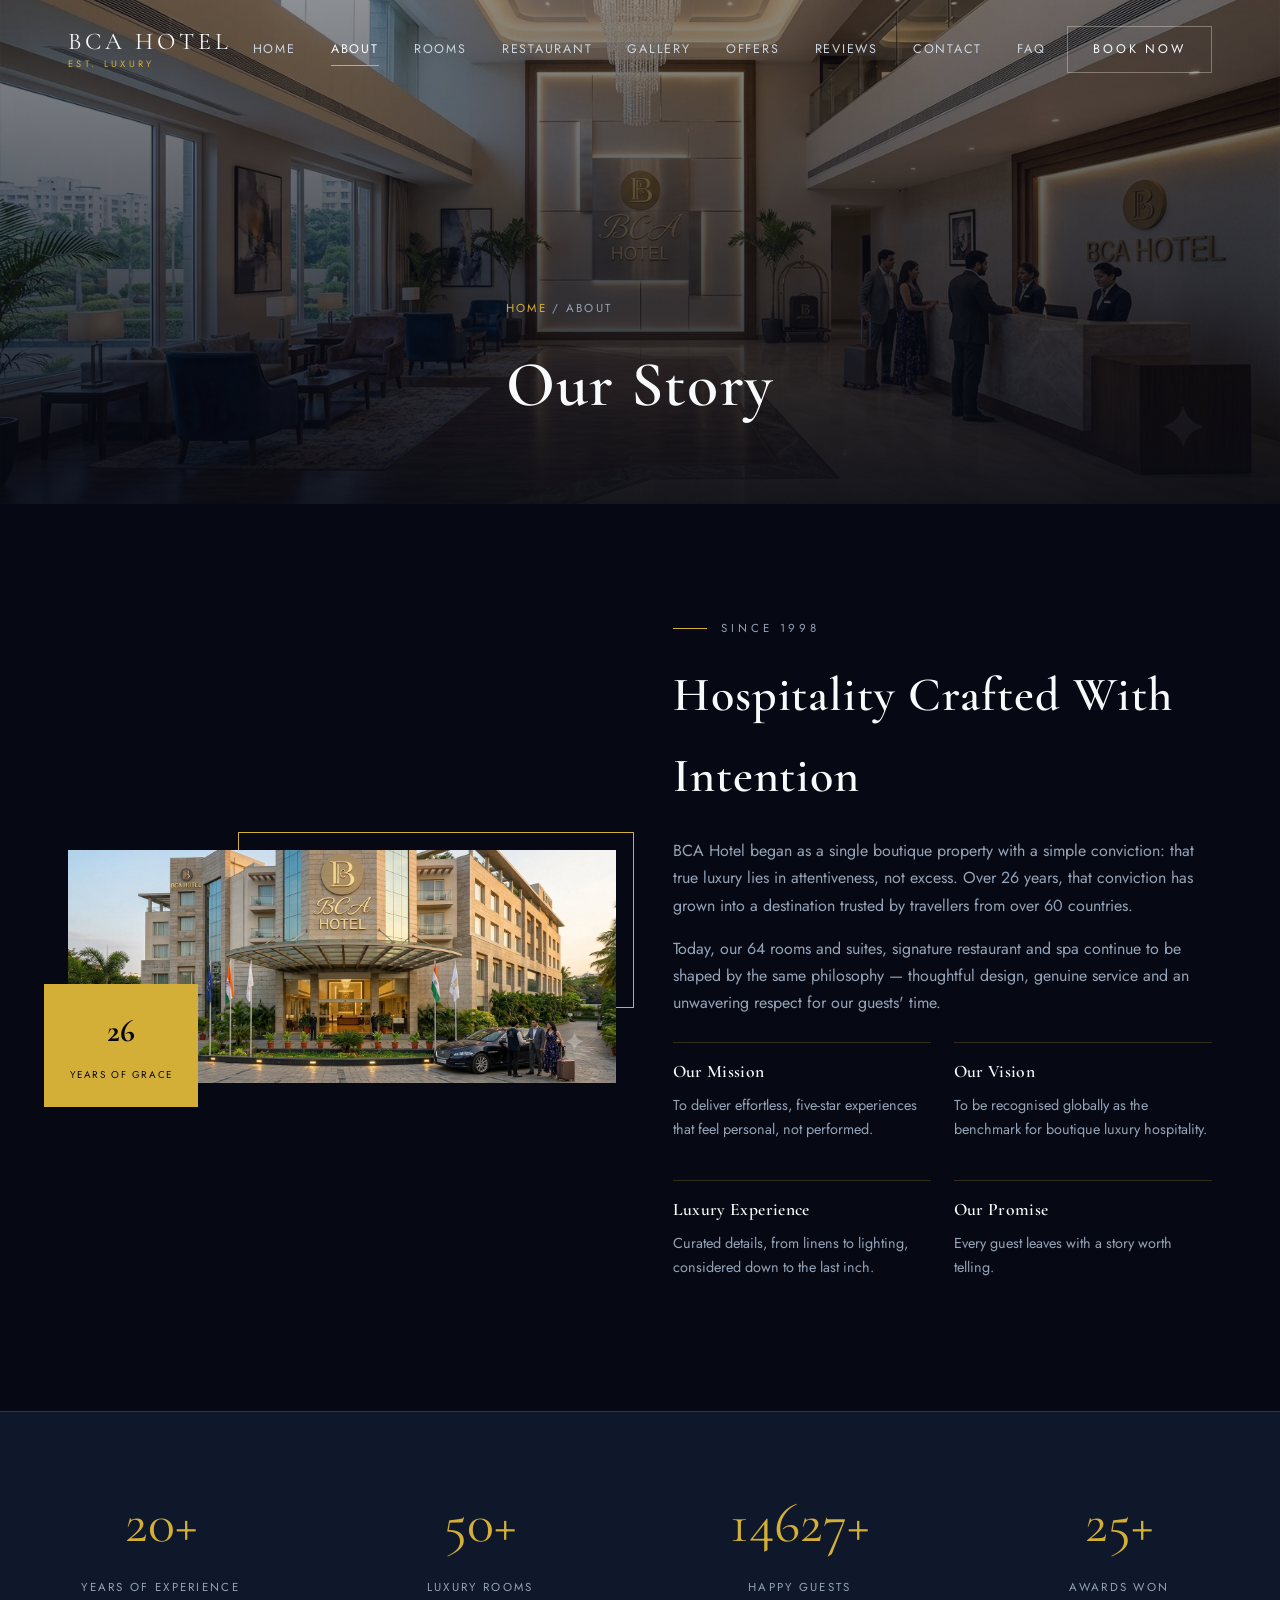
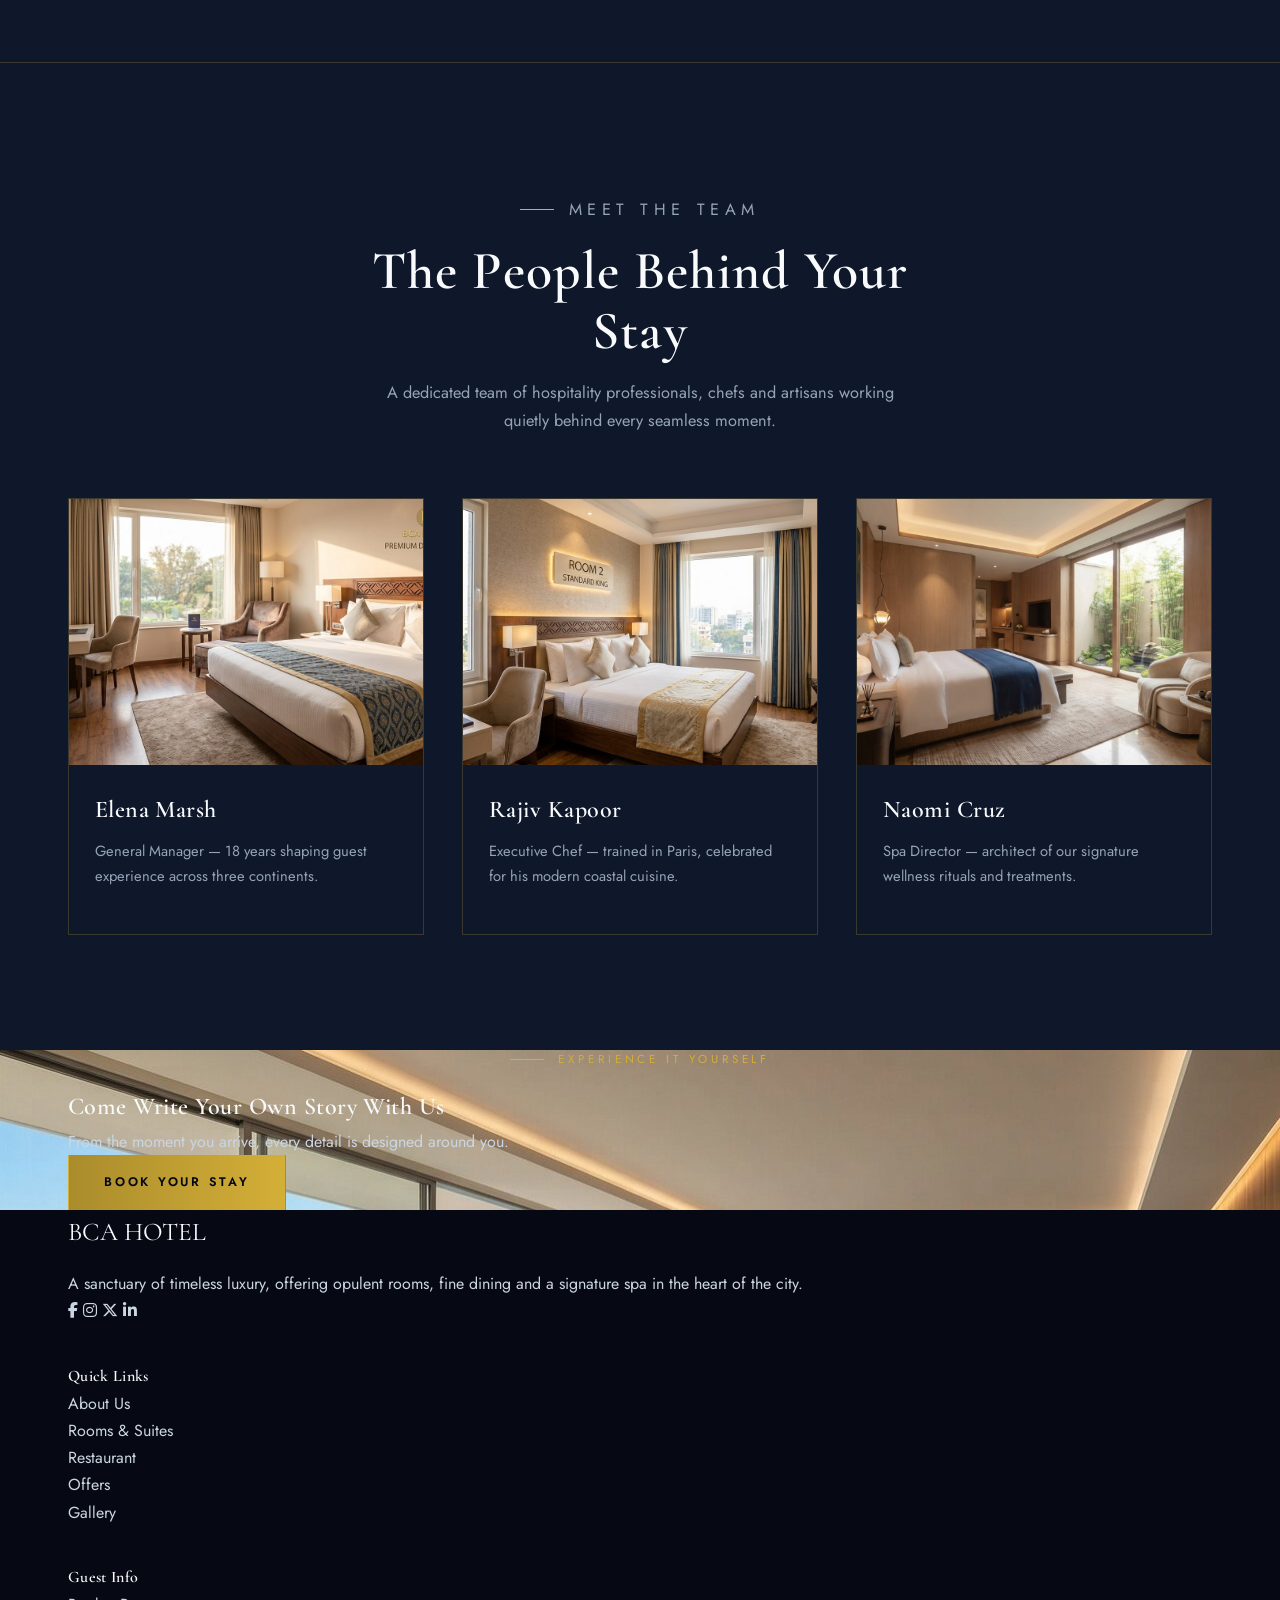
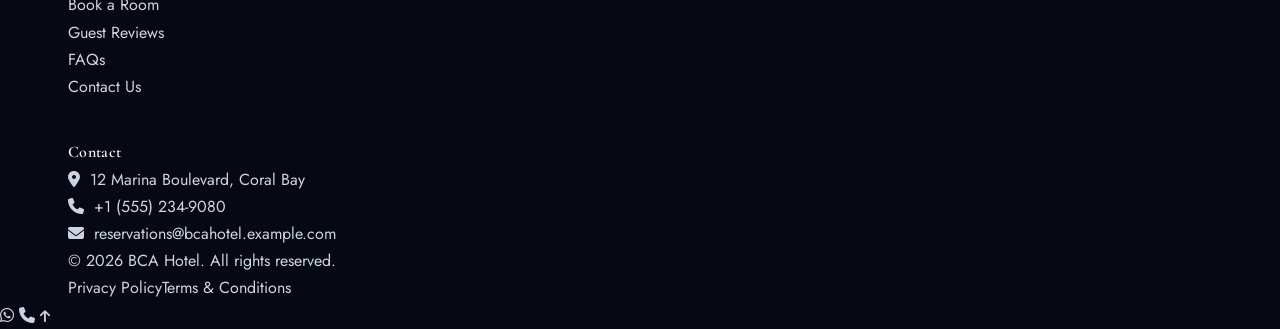
<file: about.html>
<!DOCTYPE html>
<html lang="en">
<head>
<meta charset="UTF-8">
<meta name="viewport" content="width=device-width, initial-scale=1.0">
<title>About Us | BCA Hotel — Our Story, Mission &amp; Vision</title>
<meta name="description" content="Discover the story behind BCA Hotel — 26 years of luxury hospitality, our mission, vision and commitment to unforgettable guest experiences.">
<link rel="canonical" href="https://bcahotel.example.com/about.html">
<meta property="og:type" content="website">
<meta property="og:title" content="About Us | BCA Hotel">
<meta property="og:description" content="Discover the story behind BCA Hotel — 26 years of luxury hospitality, our mission and vision.">
<meta property="og:image" content="images/hero.jpg">
<meta property="og:url" content="https://bcahotel.example.com/about.html">
<meta name="twitter:card" content="summary_large_image">
<link rel="icon" href="data:image/svg+xml,<svg xmlns=%22http://www.w3.org/2000/svg%22 viewBox=%220 0 100 100%22><rect width=%22100%22 height=%22100%22 fill=%22%230a0a0a%22/><text x=%2250%22 y=%2266%22 font-size=%2260%22 text-anchor=%22middle%22 fill=%22%23c9a961%22 font-family=%22Georgia,serif%22>B</text></svg>">
<link rel="preconnect" href="https://fonts.googleapis.com">
<link rel="preconnect" href="https://fonts.gstatic.com" crossorigin>
<link href="https://fonts.googleapis.com/css2?family=Cormorant+Garamond:ital,wght@0,400;0,500;0,600;1,500&family=Jost:wght@300;400;500;600&display=swap" rel="stylesheet">
<link rel="stylesheet" href="https://cdnjs.cloudflare.com/ajax/libs/font-awesome/6.5.1/css/all.min.css" crossorigin="anonymous" referrerpolicy="no-referrer">
<link rel="stylesheet" href="css/style.css">
</head>
<body>
<div id="preloader"><div class="preloader-mark"><div class="glyph">BCA</div><div class="preloader-bar"></div></div></div>

<header class="navbar" id="navbar">
  <div class="container nav-inner">
    <a href="index.html" class="brand">
      <span class="brand-name">BCA HOTEL</span>
      <span class="brand-sub">Est. Luxury</span>
    </a>
    <nav class="nav-links" aria-label="Primary navigation">
      <a href="index.html">Home</a>
      <a href="about.html">About</a>
      <a href="rooms.html">Rooms</a>
      <a href="restaurant.html">Restaurant</a>
      <a href="gallery.html">Gallery</a>
      <a href="offers.html">Offers</a>
      <a href="reviews.html">Reviews</a>
      <a href="contact.html">Contact</a>
      <a href="faq.html">FAQ</a>
    </nav>
    <div class="nav-cta">
      <a href="booking.html" class="btn btn-ghost">Book Now</a>
    </div>
    <button class="hamburger" id="hamburger" aria-label="Toggle menu"><span></span><span></span><span></span></button>
  </div>
</header>

<div class="mobile-menu" id="mobileMenu">
  <a href="index.html">Home</a>
  <a href="about.html">About</a>
  <a href="rooms.html">Rooms</a>
  <a href="restaurant.html">Restaurant</a>
  <a href="gallery.html">Gallery</a>
  <a href="offers.html">Offers</a>
  <a href="reviews.html">Reviews</a>
  <a href="contact.html">Contact</a>
  <a href="faq.html">FAQ</a>
  <a href="booking.html" class="btn btn-solid">Book Now</a>
</div>
<section class="page-hero" style="background-image:url('images/lobby.jpg')">
  <div class="container">
    <p class="crumbs"><a href="index.html">Home</a> / About</p>
    <h1>Our Story</h1>
  </div>
</section>

<section class="section">
  <div class="container grid about-grid">
    <div class="about-media-wrap reveal">
      <img src="images/hotel.jpg" alt="BCA Hotel facade" loading="lazy">
      <div class="about-badge"><strong>26</strong><span>Years of Grace</span></div>
    </div>
    <div class="about-body reveal reveal-delay-2">
      <p class="eyebrow">Since 1998</p>
      <h2>Hospitality Crafted With Intention</h2>
      <p>BCA Hotel began as a single boutique property with a simple conviction: that true luxury lies in attentiveness, not excess. Over 26 years, that conviction has grown into a destination trusted by travellers from over 60 countries.</p>
      <p>Today, our 64 rooms and suites, signature restaurant and spa continue to be shaped by the same philosophy — thoughtful design, genuine service and an unwavering respect for our guests' time.</p>
      <div class="about-values">
        <div class="value-item"><h4>Our Mission</h4><p>To deliver effortless, five-star experiences that feel personal, not performed.</p></div>
        <div class="value-item"><h4>Our Vision</h4><p>To be recognised globally as the benchmark for boutique luxury hospitality.</p></div>
        <div class="value-item"><h4>Luxury Experience</h4><p>Curated details, from linens to lighting, considered down to the last inch.</p></div>
        <div class="value-item"><h4>Our Promise</h4><p>Every guest leaves with a story worth telling.</p></div>
      </div>
    </div>
  </div>
</section>

<section class="stats-bar">
  <div class="container grid stats-grid">
    <div class="stat-item"><div class="num" data-count="26">0</div><div class="label">Years of Experience</div></div>
    <div class="stat-item"><div class="num" data-count="64">0</div><div class="label">Luxury Rooms</div></div>
    <div class="stat-item"><div class="num" data-count="18500">0</div><div class="label">Happy Guests</div></div>
    <div class="stat-item"><div class="num" data-count="32">0</div><div class="label">Awards Won</div></div>
  </div>
</section>

<section class="section section-alt">
  <div class="container">
    <div class="section-head center reveal">
      <p class="eyebrow" style="justify-content:center;">Meet The Team</p>
      <h2>The People Behind Your Stay</h2>
      <p>A dedicated team of hospitality professionals, chefs and artisans working quietly behind every seamless moment.</p>
    </div>
    <div class="grid rooms-grid">
      <article class="room-card reveal">
        <div class="room-media"><img src="images/room1.jpg" alt="General Manager portrait placeholder" loading="lazy"></div>
        <div class="room-body"><h3>Elena Marsh</h3><p>General Manager — 18 years shaping guest experience across three continents.</p></div>
      </article>
      <article class="room-card reveal reveal-delay-1">
        <div class="room-media"><img src="images/room2.jpg" alt="Executive Chef portrait placeholder" loading="lazy"></div>
        <div class="room-body"><h3>Rajiv Kapoor</h3><p>Executive Chef — trained in Paris, celebrated for his modern coastal cuisine.</p></div>
      </article>
      <article class="room-card reveal reveal-delay-2">
        <div class="room-media"><img src="images/room3.jpg" alt="Spa Director portrait placeholder" loading="lazy"></div>
        <div class="room-body"><h3>Naomi Cruz</h3><p>Spa Director — architect of our signature wellness rituals and treatments.</p></div>
      </article>
    </div>
  </div>
</section>

<section class="cta-band" style="background-image:url('images/gym.jpg')">
  <div class="container">
    <p class="eyebrow" style="justify-content:center;">Experience It Yourself</p>
    <h2>Come Write Your Own Story With Us</h2>
    <p style="margin-left:auto;margin-right:auto;">From the moment you arrive, every detail is designed around you.</p>
    <a href="booking.html" class="btn btn-solid">Book Your Stay</a>
  </div>
</section>
<footer>
  <div class="container">
    <div class="grid footer-grid">
      <div class="footer-col">
        <span class="brand-name" style="font-family:var(--font-display);font-size:1.6rem;color:var(--ivory);">BCA HOTEL</span>
        <p style="margin-top:1rem;">A sanctuary of timeless luxury, offering opulent rooms, fine dining and a signature spa in the heart of the city.</p>
        <div class="social-row">
          <a href="#" aria-label="Facebook"><i class="fa-brands fa-facebook-f"></i></a>
          <a href="#" aria-label="Instagram"><i class="fa-brands fa-instagram"></i></a>
          <a href="#" aria-label="Twitter"><i class="fa-brands fa-x-twitter"></i></a>
          <a href="#" aria-label="LinkedIn"><i class="fa-brands fa-linkedin-in"></i></a>
        </div>
      </div>
      <div class="footer-col">
        <h4>Quick Links</h4>
        <ul>
          <li><a href="about.html">About Us</a></li>
          <li><a href="rooms.html">Rooms &amp; Suites</a></li>
          <li><a href="restaurant.html">Restaurant</a></li>
          <li><a href="offers.html">Offers</a></li>
          <li><a href="gallery.html">Gallery</a></li>
        </ul>
      </div>
      <div class="footer-col">
        <h4>Guest Info</h4>
        <ul>
          <li><a href="booking.html">Book a Room</a></li>
          <li><a href="reviews.html">Guest Reviews</a></li>
          <li><a href="faq.html">FAQs</a></li>
          <li><a href="contact.html">Contact Us</a></li>
        </ul>
      </div>
      <div class="footer-col">
        <h4>Contact</h4>
        <p><i class="fa-solid fa-location-dot"></i> &nbsp;12 Marina Boulevard, Coral Bay</p>
        <p><i class="fa-solid fa-phone"></i> &nbsp;+1 (555) 234-9080</p>
        <p><i class="fa-solid fa-envelope"></i> &nbsp;reservations@bcahotel.example.com</p>
      </div>
    </div>
    <div class="footer-bottom">
      <p>&copy; <span id="year"></span> BCA Hotel. All rights reserved.</p>
      <div class="footer-legal"><a href="#">Privacy Policy</a><a href="#">Terms &amp; Conditions</a></div>
    </div>
  </div>
</footer>

<div class="floating-btns">
  <a href="https://wa.me/15552349080" class="fab-whatsapp" target="_blank" rel="noopener" aria-label="Chat on WhatsApp"><i class="fa-brands fa-whatsapp"></i></a>
  <a href="tel:+15552349080" class="fab-call" aria-label="Call BCA Hotel"><i class="fa-solid fa-phone"></i></a>
  <button class="fab-top" id="fabTop" aria-label="Back to top"><i class="fa-solid fa-arrow-up"></i></button>
</div>

<script>document.getElementById('year').textContent = new Date().getFullYear();</script>
<script src="js/script.js"></script>
</body>
</html>
</file>
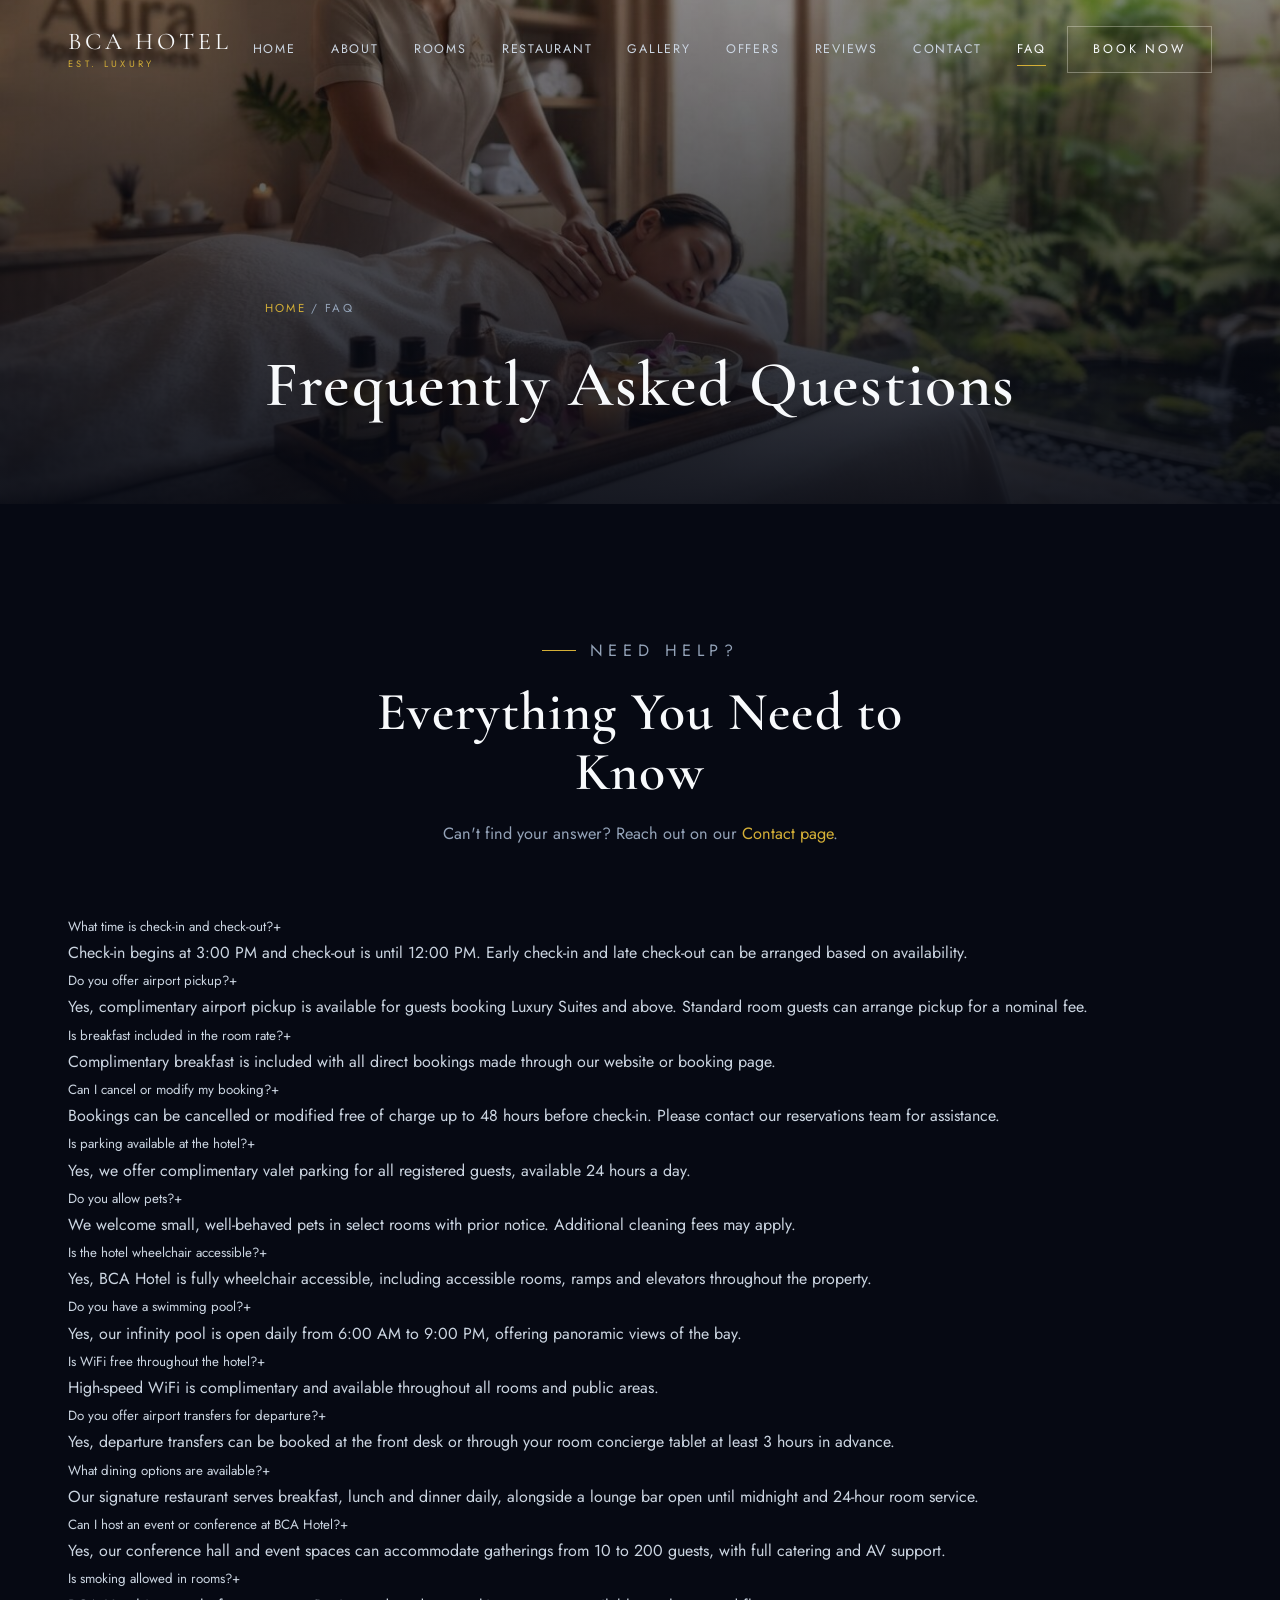
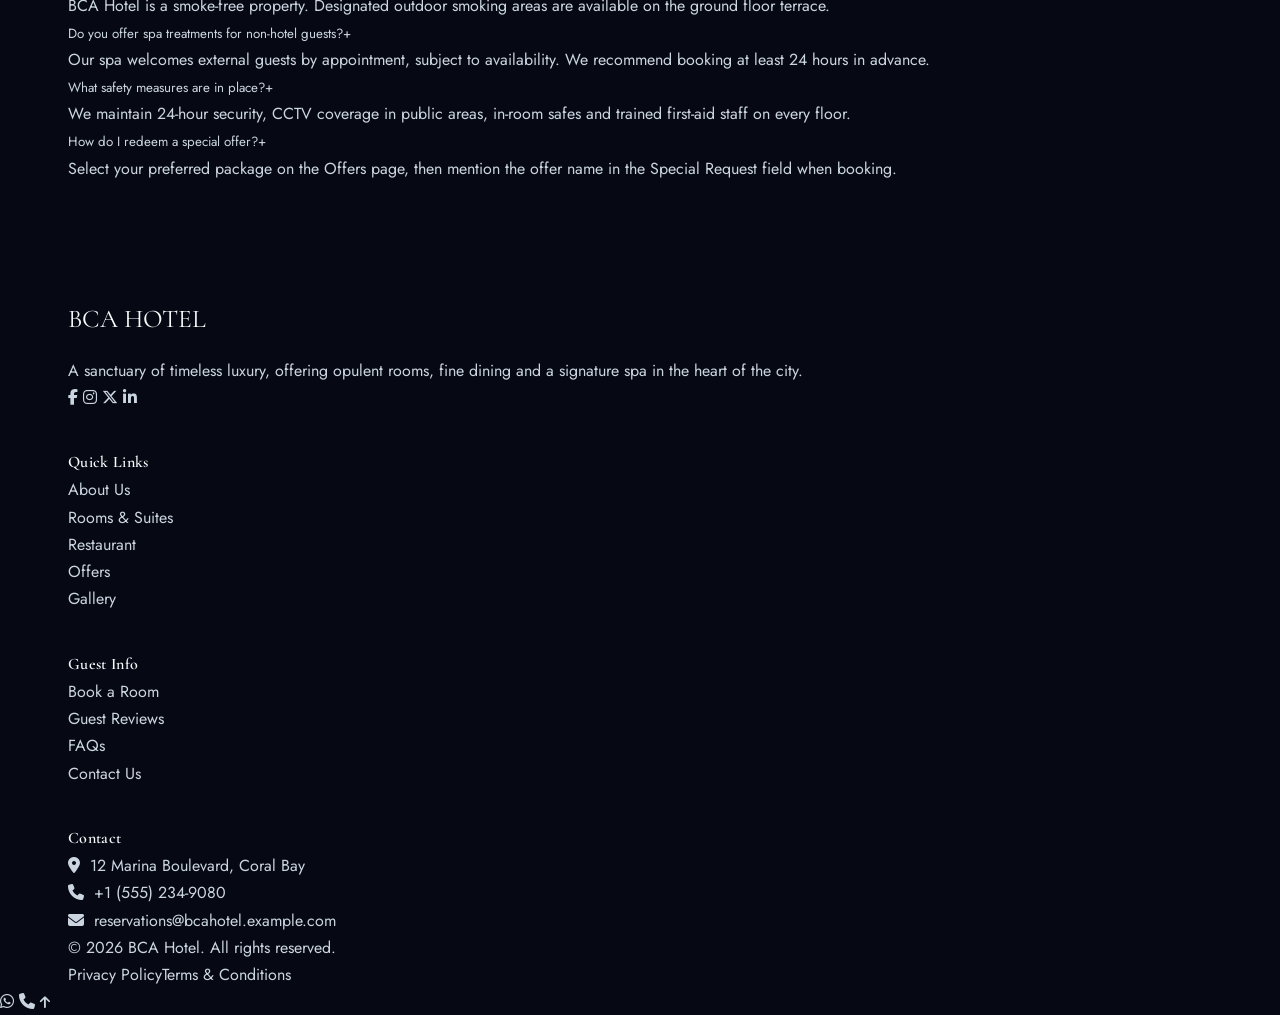
<file: faq.html>
<!DOCTYPE html>
<html lang="en">
<head>
<meta charset="UTF-8">
<meta name="viewport" content="width=device-width, initial-scale=1.0">
<title>FAQ | BCA Hotel — Frequently Asked Questions</title>
<meta name="description" content="Find answers to common questions about check-in times, cancellations, parking, dining, accessibility and more at BCA Hotel.">
<link rel="canonical" href="https://bcahotel.example.com/faq.html">
<meta property="og:type" content="website">
<meta property="og:title" content="FAQ | BCA Hotel">
<meta property="og:description" content="Answers to common questions about staying at BCA Hotel.">
<meta property="og:image" content="images/hero.jpg">
<meta property="og:url" content="https://bcahotel.example.com/faq.html">
<meta name="twitter:card" content="summary_large_image">
<link rel="icon" href="data:image/svg+xml,<svg xmlns=%22http://www.w3.org/2000/svg%22 viewBox=%220 0 100 100%22><rect width=%22100%22 height=%22100%22 fill=%22%230a0a0a%22/><text x=%2250%22 y=%2266%22 font-size=%2260%22 text-anchor=%22middle%22 fill=%22%23c9a961%22 font-family=%22Georgia,serif%22>B</text></svg>">
<link rel="preconnect" href="https://fonts.googleapis.com">
<link rel="preconnect" href="https://fonts.gstatic.com" crossorigin>
<link href="https://fonts.googleapis.com/css2?family=Cormorant+Garamond:ital,wght@0,400;0,500;0,600;1,500&family=Jost:wght@300;400;500;600&display=swap" rel="stylesheet">
<link rel="stylesheet" href="https://cdnjs.cloudflare.com/ajax/libs/font-awesome/6.5.1/css/all.min.css" crossorigin="anonymous" referrerpolicy="no-referrer">
<link rel="stylesheet" href="css/style.css">
</head><body>
<div id="preloader"><div class="preloader-mark"><div class="glyph">BCA</div><div class="preloader-bar"></div></div></div>

<header class="navbar" id="navbar">
  <div class="container nav-inner">
    <a href="index.html" class="brand">
      <span class="brand-name">BCA HOTEL</span>
      <span class="brand-sub">Est. Luxury</span>
    </a>
    <nav class="nav-links" aria-label="Primary navigation">
      <a href="index.html">Home</a>
      <a href="about.html">About</a>
      <a href="rooms.html">Rooms</a>
      <a href="restaurant.html">Restaurant</a>
      <a href="gallery.html">Gallery</a>
      <a href="offers.html">Offers</a>
      <a href="reviews.html">Reviews</a>
      <a href="contact.html">Contact</a>
      <a href="faq.html">FAQ</a>
    </nav>
    <div class="nav-cta">
      <a href="booking.html" class="btn btn-ghost">Book Now</a>
    </div>
    <button class="hamburger" id="hamburger" aria-label="Toggle menu"><span></span><span></span><span></span></button>
  </div>
</header>

<div class="mobile-menu" id="mobileMenu">
  <a href="index.html">Home</a>
  <a href="about.html">About</a>
  <a href="rooms.html">Rooms</a>
  <a href="restaurant.html">Restaurant</a>
  <a href="gallery.html">Gallery</a>
  <a href="offers.html">Offers</a>
  <a href="reviews.html">Reviews</a>
  <a href="contact.html">Contact</a>
  <a href="faq.html">FAQ</a>
  <a href="booking.html" class="btn btn-solid">Book Now</a>
</div>
<section class="page-hero" style="background-image:url('images/spa.jpg')">
  <div class="container">
    <p class="crumbs"><a href="index.html">Home</a> / FAQ</p>
    <h1>Frequently Asked Questions</h1>
  </div>
</section>

<section class="section">
  <div class="container">
    <div class="section-head center reveal">
      <p class="eyebrow" style="justify-content:center;">Need Help?</p>
      <h2>Everything You Need to Know</h2>
      <p>Can't find your answer? Reach out on our <a href="contact.html" style="color:var(--gold);">Contact page</a>.</p>
    </div>
    <div class="faq-list reveal">
      <div class="faq-item open">
        <button class="faq-q">What time is check-in and check-out?<span class="icon">+</span></button>
        <div class="faq-a" style="max-height:200px;"><p>Check-in begins at 3:00 PM and check-out is until 12:00 PM. Early check-in and late check-out can be arranged based on availability.</p></div>
      </div>
      <div class="faq-item">
        <button class="faq-q">Do you offer airport pickup?<span class="icon">+</span></button>
        <div class="faq-a"><p>Yes, complimentary airport pickup is available for guests booking Luxury Suites and above. Standard room guests can arrange pickup for a nominal fee.</p></div>
      </div>
      <div class="faq-item">
        <button class="faq-q">Is breakfast included in the room rate?<span class="icon">+</span></button>
        <div class="faq-a"><p>Complimentary breakfast is included with all direct bookings made through our website or booking page.</p></div>
      </div>
      <div class="faq-item">
        <button class="faq-q">Can I cancel or modify my booking?<span class="icon">+</span></button>
        <div class="faq-a"><p>Bookings can be cancelled or modified free of charge up to 48 hours before check-in. Please contact our reservations team for assistance.</p></div>
      </div>
      <div class="faq-item">
        <button class="faq-q">Is parking available at the hotel?<span class="icon">+</span></button>
        <div class="faq-a"><p>Yes, we offer complimentary valet parking for all registered guests, available 24 hours a day.</p></div>
      </div>
      <div class="faq-item">
        <button class="faq-q">Do you allow pets?<span class="icon">+</span></button>
        <div class="faq-a"><p>We welcome small, well-behaved pets in select rooms with prior notice. Additional cleaning fees may apply.</p></div>
      </div>
      <div class="faq-item">
        <button class="faq-q">Is the hotel wheelchair accessible?<span class="icon">+</span></button>
        <div class="faq-a"><p>Yes, BCA Hotel is fully wheelchair accessible, including accessible rooms, ramps and elevators throughout the property.</p></div>
      </div>
      <div class="faq-item">
        <button class="faq-q">Do you have a swimming pool?<span class="icon">+</span></button>
        <div class="faq-a"><p>Yes, our infinity pool is open daily from 6:00 AM to 9:00 PM, offering panoramic views of the bay.</p></div>
      </div>
      <div class="faq-item">
        <button class="faq-q">Is WiFi free throughout the hotel?<span class="icon">+</span></button>
        <div class="faq-a"><p>High-speed WiFi is complimentary and available throughout all rooms and public areas.</p></div>
      </div>
      <div class="faq-item">
        <button class="faq-q">Do you offer airport transfers for departure?<span class="icon">+</span></button>
        <div class="faq-a"><p>Yes, departure transfers can be booked at the front desk or through your room concierge tablet at least 3 hours in advance.</p></div>
      </div>
      <div class="faq-item">
        <button class="faq-q">What dining options are available?<span class="icon">+</span></button>
        <div class="faq-a"><p>Our signature restaurant serves breakfast, lunch and dinner daily, alongside a lounge bar open until midnight and 24-hour room service.</p></div>
      </div>
      <div class="faq-item">
        <button class="faq-q">Can I host an event or conference at BCA Hotel?<span class="icon">+</span></button>
        <div class="faq-a"><p>Yes, our conference hall and event spaces can accommodate gatherings from 10 to 200 guests, with full catering and AV support.</p></div>
      </div>
      <div class="faq-item">
        <button class="faq-q">Is smoking allowed in rooms?<span class="icon">+</span></button>
        <div class="faq-a"><p>BCA Hotel is a smoke-free property. Designated outdoor smoking areas are available on the ground floor terrace.</p></div>
      </div>
      <div class="faq-item">
        <button class="faq-q">Do you offer spa treatments for non-hotel guests?<span class="icon">+</span></button>
        <div class="faq-a"><p>Our spa welcomes external guests by appointment, subject to availability. We recommend booking at least 24 hours in advance.</p></div>
      </div>
      <div class="faq-item">
        <button class="faq-q">What safety measures are in place?<span class="icon">+</span></button>
        <div class="faq-a"><p>We maintain 24-hour security, CCTV coverage in public areas, in-room safes and trained first-aid staff on every floor.</p></div>
      </div>
      <div class="faq-item">
        <button class="faq-q">How do I redeem a special offer?<span class="icon">+</span></button>
        <div class="faq-a"><p>Select your preferred package on the Offers page, then mention the offer name in the Special Request field when booking.</p></div>
      </div>    </div>
  </div>
</section>
<footer>
  <div class="container">
    <div class="grid footer-grid">
      <div class="footer-col">
        <span class="brand-name" style="font-family:var(--font-display);font-size:1.6rem;color:var(--ivory);">BCA HOTEL</span>
        <p style="margin-top:1rem;">A sanctuary of timeless luxury, offering opulent rooms, fine dining and a signature spa in the heart of the city.</p>
        <div class="social-row">
          <a href="#" aria-label="Facebook"><i class="fa-brands fa-facebook-f"></i></a>
          <a href="#" aria-label="Instagram"><i class="fa-brands fa-instagram"></i></a>
          <a href="#" aria-label="Twitter"><i class="fa-brands fa-x-twitter"></i></a>
          <a href="#" aria-label="LinkedIn"><i class="fa-brands fa-linkedin-in"></i></a>
        </div>
      </div>
      <div class="footer-col">
        <h4>Quick Links</h4>
        <ul>
          <li><a href="about.html">About Us</a></li>
          <li><a href="rooms.html">Rooms &amp; Suites</a></li>
          <li><a href="restaurant.html">Restaurant</a></li>
          <li><a href="offers.html">Offers</a></li>
          <li><a href="gallery.html">Gallery</a></li>
        </ul>
      </div>
      <div class="footer-col">
        <h4>Guest Info</h4>
        <ul>
          <li><a href="booking.html">Book a Room</a></li>
          <li><a href="reviews.html">Guest Reviews</a></li>
          <li><a href="faq.html">FAQs</a></li>
          <li><a href="contact.html">Contact Us</a></li>
        </ul>
      </div>
      <div class="footer-col">
        <h4>Contact</h4>
        <p><i class="fa-solid fa-location-dot"></i> &nbsp;12 Marina Boulevard, Coral Bay</p>
        <p><i class="fa-solid fa-phone"></i> &nbsp;+1 (555) 234-9080</p>
        <p><i class="fa-solid fa-envelope"></i> &nbsp;reservations@bcahotel.example.com</p>
      </div>
    </div>
    <div class="footer-bottom">
      <p>&copy; <span id="year"></span> BCA Hotel. All rights reserved.</p>
      <div class="footer-legal"><a href="#">Privacy Policy</a><a href="#">Terms &amp; Conditions</a></div>
    </div>
  </div>
</footer>

<div class="floating-btns">
  <a href="https://wa.me/15552349080" class="fab-whatsapp" target="_blank" rel="noopener" aria-label="Chat on WhatsApp"><i class="fa-brands fa-whatsapp"></i></a>
  <a href="tel:+15552349080" class="fab-call" aria-label="Call BCA Hotel"><i class="fa-solid fa-phone"></i></a>
  <button class="fab-top" id="fabTop" aria-label="Back to top"><i class="fa-solid fa-arrow-up"></i></button>
</div>

<script>document.getElementById('year').textContent = new Date().getFullYear();</script>
<script src="js/script.js"></script>
</body>
</html>
</file>
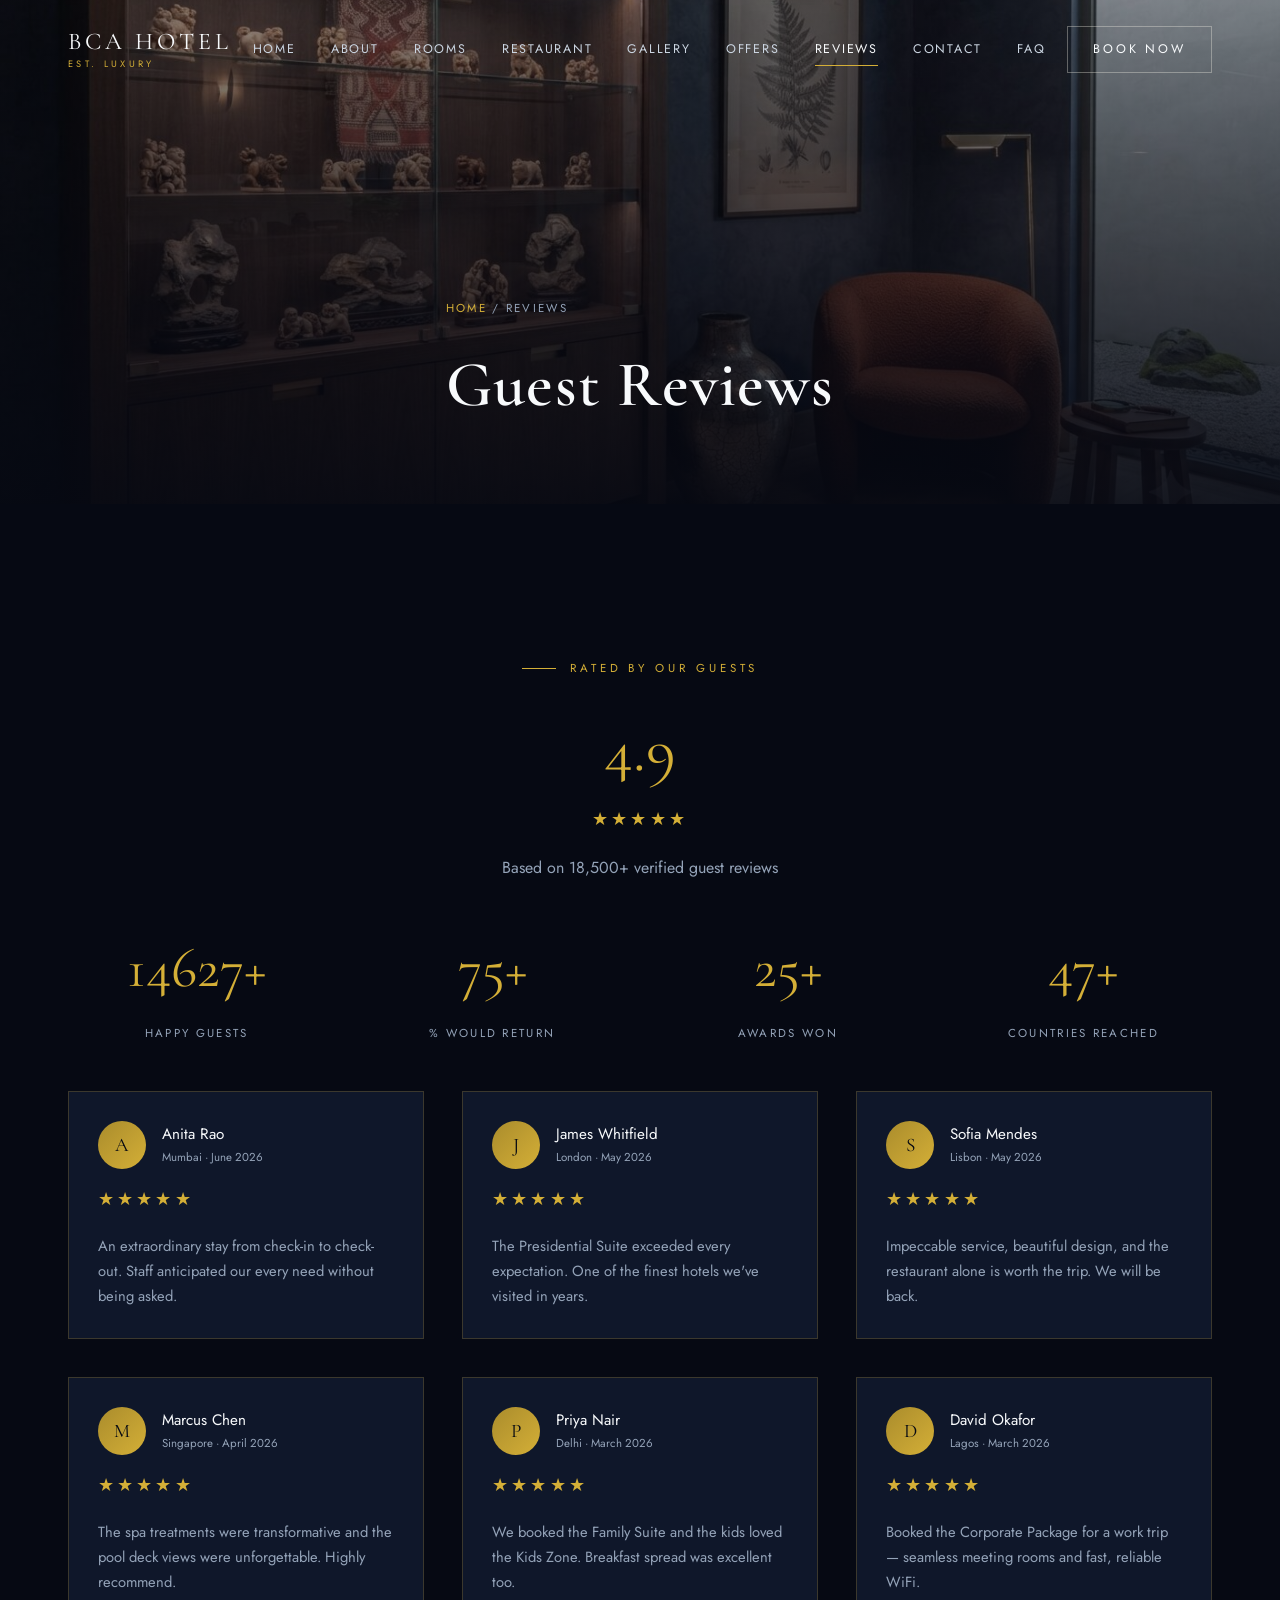
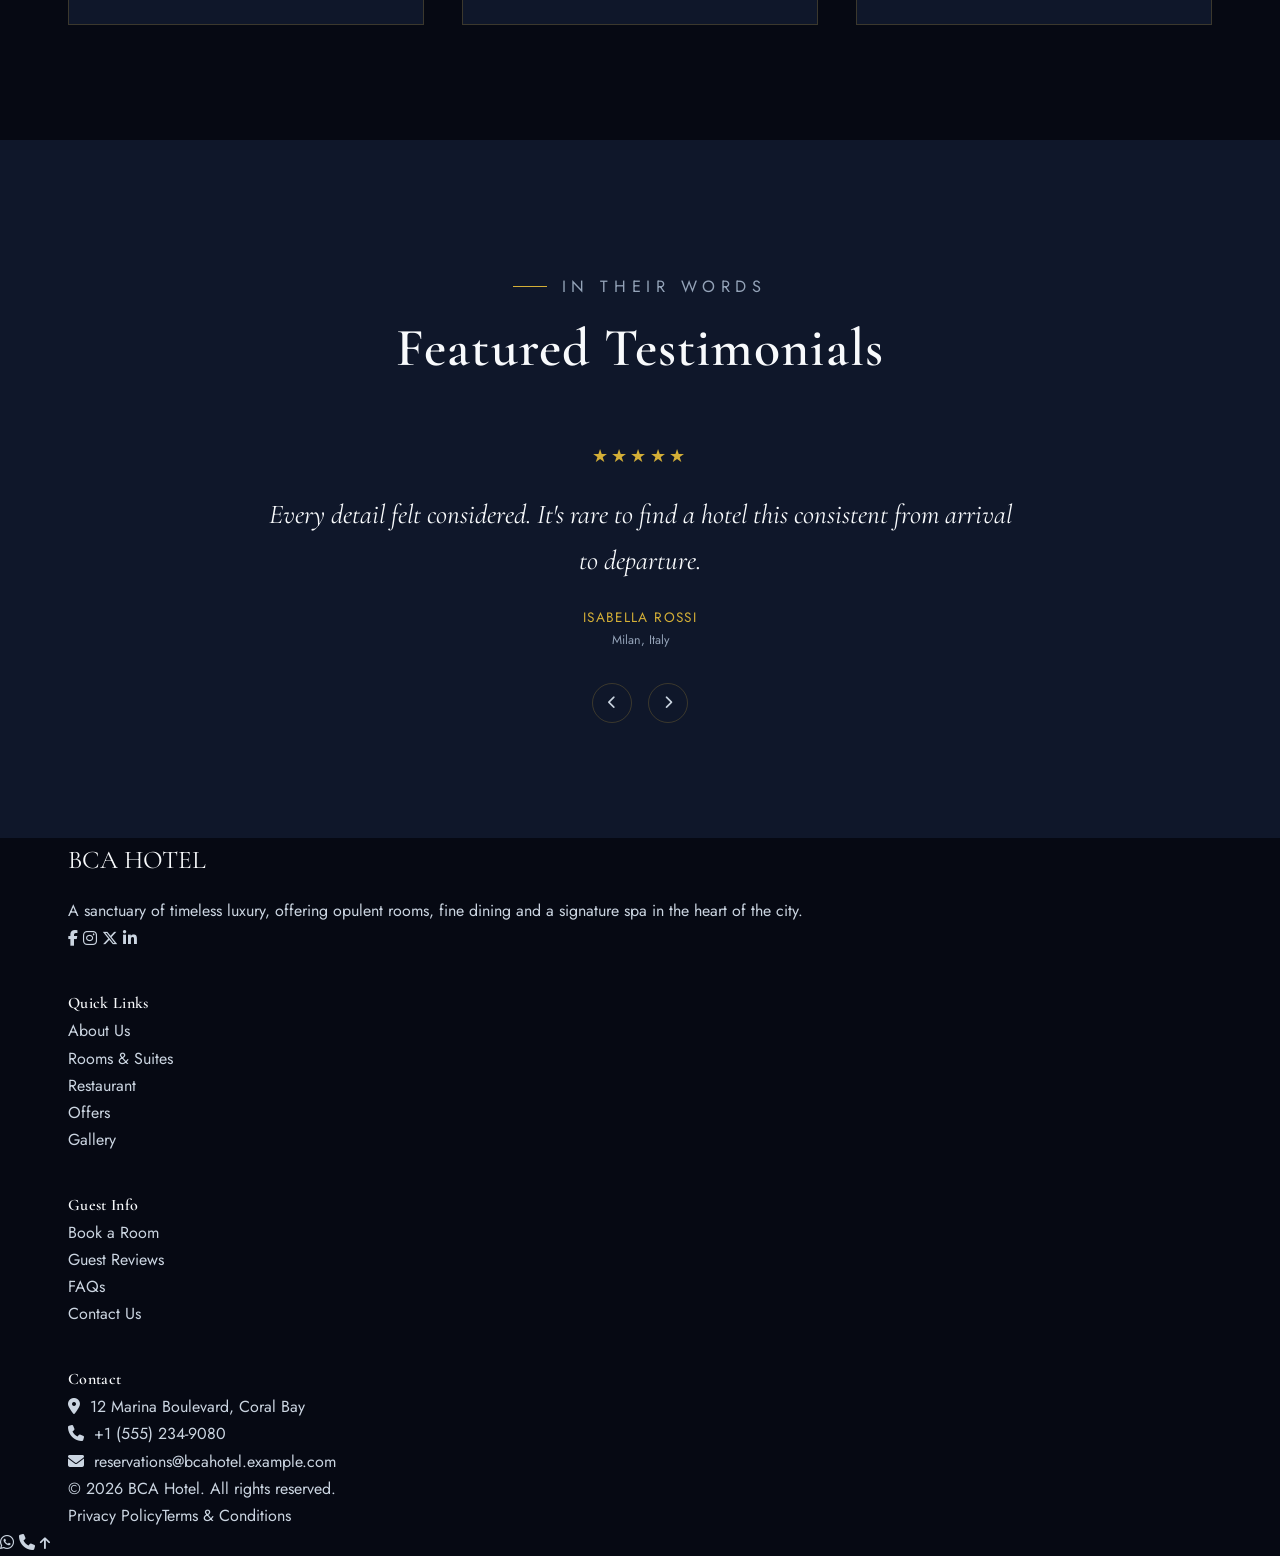
<file: reviews.html>
<!DOCTYPE html>
<html lang="en">
<head>
<meta charset="UTF-8">
<meta name="viewport" content="width=device-width, initial-scale=1.0">
<title>Guest Reviews | BCA Hotel — What Our Guests Say</title>
<meta name="description" content="Read genuine guest reviews of BCA Hotel — rated 4.9 out of 5 by over 18,500 happy guests worldwide.">
<link rel="canonical" href="https://bcahotel.example.com/reviews.html">
<meta property="og:type" content="website">
<meta property="og:title" content="Guest Reviews | BCA Hotel">
<meta property="og:description" content="Rated 4.9 out of 5 by over 18,500 happy guests worldwide.">
<meta property="og:image" content="images/hero.jpg">
<meta property="og:url" content="https://bcahotel.example.com/reviews.html">
<meta name="twitter:card" content="summary_large_image">
<link rel="icon" href="data:image/svg+xml,<svg xmlns=%22http://www.w3.org/2000/svg%22 viewBox=%220 0 100 100%22><rect width=%22100%22 height=%22100%22 fill=%22%230a0a0a%22/><text x=%2250%22 y=%2266%22 font-size=%2260%22 text-anchor=%22middle%22 fill=%22%23c9a961%22 font-family=%22Georgia,serif%22>B</text></svg>">
<link rel="preconnect" href="https://fonts.googleapis.com">
<link rel="preconnect" href="https://fonts.gstatic.com" crossorigin>
<link href="https://fonts.googleapis.com/css2?family=Cormorant+Garamond:ital,wght@0,400;0,500;0,600;1,500&family=Jost:wght@300;400;500;600&display=swap" rel="stylesheet">
<link rel="stylesheet" href="https://cdnjs.cloudflare.com/ajax/libs/font-awesome/6.5.1/css/all.min.css" crossorigin="anonymous" referrerpolicy="no-referrer">
<link rel="stylesheet" href="css/style.css">
</head><body>
<div id="preloader"><div class="preloader-mark"><div class="glyph">BCA</div><div class="preloader-bar"></div></div></div>

<header class="navbar" id="navbar">
  <div class="container nav-inner">
    <a href="index.html" class="brand">
      <span class="brand-name">BCA HOTEL</span>
      <span class="brand-sub">Est. Luxury</span>
    </a>
    <nav class="nav-links" aria-label="Primary navigation">
      <a href="index.html">Home</a>
      <a href="about.html">About</a>
      <a href="rooms.html">Rooms</a>
      <a href="restaurant.html">Restaurant</a>
      <a href="gallery.html">Gallery</a>
      <a href="offers.html">Offers</a>
      <a href="reviews.html">Reviews</a>
      <a href="contact.html">Contact</a>
      <a href="faq.html">FAQ</a>
    </nav>
    <div class="nav-cta">
      <a href="booking.html" class="btn btn-ghost">Book Now</a>
    </div>
    <button class="hamburger" id="hamburger" aria-label="Toggle menu"><span></span><span></span><span></span></button>
  </div>
</header>

<div class="mobile-menu" id="mobileMenu">
  <a href="index.html">Home</a>
  <a href="about.html">About</a>
  <a href="rooms.html">Rooms</a>
  <a href="restaurant.html">Restaurant</a>
  <a href="gallery.html">Gallery</a>
  <a href="offers.html">Offers</a>
  <a href="reviews.html">Reviews</a>
  <a href="contact.html">Contact</a>
  <a href="faq.html">FAQ</a>
  <a href="booking.html" class="btn btn-solid">Book Now</a>
</div>
<section class="page-hero" style="background-image:url('images/gallery5.jpg')">
  <div class="container">
    <p class="crumbs"><a href="index.html">Home</a> / Reviews</p>
    <h1>Guest Reviews</h1>
  </div>
</section>

<section class="section">
  <div class="container">
    <div class="review-summary reveal">
      <p class="eyebrow" style="justify-content:center;">Rated By Our Guests</p>
      <div class="num">4.9</div>
      <div class="stars">★★★★★</div>
      <p style="color:var(--stone);">Based on 18,500+ verified guest reviews</p>
    </div>
    <div class="grid stats-grid" style="padding:0 0 3rem;">
      <div class="stat-item"><div class="num" data-count="18500">0</div><div class="label">Happy Guests</div></div>
      <div class="stat-item"><div class="num" data-count="96">0</div><div class="label">% Would Return</div></div>
      <div class="stat-item"><div class="num" data-count="32">0</div><div class="label">Awards Won</div></div>
      <div class="stat-item"><div class="num" data-count="60">0</div><div class="label">Countries Reached</div></div>
    </div>

    <div class="grid review-grid">
      <div class="review-card reveal">
        <div class="review-top"><div class="avatar">A</div><div><div class="review-name">Anita Rao</div><div class="review-date">Mumbai · June 2026</div></div></div>
        <div class="stars">★★★★★</div>
        <p>An extraordinary stay from check-in to check-out. Staff anticipated our every need without being asked.</p>
      </div>
      <div class="review-card reveal reveal-delay-1">
        <div class="review-top"><div class="avatar">J</div><div><div class="review-name">James Whitfield</div><div class="review-date">London · May 2026</div></div></div>
        <div class="stars">★★★★★</div>
        <p>The Presidential Suite exceeded every expectation. One of the finest hotels we've visited in years.</p>
      </div>
      <div class="review-card reveal reveal-delay-2">
        <div class="review-top"><div class="avatar">S</div><div><div class="review-name">Sofia Mendes</div><div class="review-date">Lisbon · May 2026</div></div></div>
        <div class="stars">★★★★★</div>
        <p>Impeccable service, beautiful design, and the restaurant alone is worth the trip. We will be back.</p>
      </div>
      <div class="review-card reveal">
        <div class="review-top"><div class="avatar">M</div><div><div class="review-name">Marcus Chen</div><div class="review-date">Singapore · April 2026</div></div></div>
        <div class="stars">★★★★★</div>
        <p>The spa treatments were transformative and the pool deck views were unforgettable. Highly recommend.</p>
      </div>
      <div class="review-card reveal reveal-delay-1">
        <div class="review-top"><div class="avatar">P</div><div><div class="review-name">Priya Nair</div><div class="review-date">Delhi · March 2026</div></div></div>
        <div class="stars">★★★★★</div>
        <p>We booked the Family Suite and the kids loved the Kids Zone. Breakfast spread was excellent too.</p>
      </div>
      <div class="review-card reveal reveal-delay-2">
        <div class="review-top"><div class="avatar">D</div><div><div class="review-name">David Okafor</div><div class="review-date">Lagos · March 2026</div></div></div>
        <div class="stars">★★★★★</div>
        <p>Booked the Corporate Package for a work trip — seamless meeting rooms and fast, reliable WiFi.</p>
      </div>
    </div>
  </div>
</section>

<section class="section section-alt">
  <div class="container">
    <div class="section-head center reveal">
      <p class="eyebrow" style="justify-content:center;">In Their Words</p>
      <h2>Featured Testimonials</h2>
    </div>
    <div class="testi-slider reveal">
      <div class="testi-slide active">
        <div class="stars">★★★★★</div>
        <p class="quote">Every detail felt considered. It's rare to find a hotel this consistent from arrival to departure.</p>
        <div class="testi-name">Isabella Rossi</div><div class="testi-loc">Milan, Italy</div>
      </div>
      <div class="testi-slide">
        <div class="stars">★★★★★</div>
        <p class="quote">The honeymoon package made our stay unforgettable — thank you to the entire BCA team.</p>
        <div class="testi-name">Liam &amp; Grace Turner</div><div class="testi-loc">Sydney, Australia</div>
      </div>
      <div class="testi-nav">
        <button id="testiPrev" aria-label="Previous testimonial"><i class="fa-solid fa-chevron-left"></i></button>
        <button id="testiNext" aria-label="Next testimonial"><i class="fa-solid fa-chevron-right"></i></button>
      </div>
    </div>
  </div>
</section>
<footer>
  <div class="container">
    <div class="grid footer-grid">
      <div class="footer-col">
        <span class="brand-name" style="font-family:var(--font-display);font-size:1.6rem;color:var(--ivory);">BCA HOTEL</span>
        <p style="margin-top:1rem;">A sanctuary of timeless luxury, offering opulent rooms, fine dining and a signature spa in the heart of the city.</p>
        <div class="social-row">
          <a href="#" aria-label="Facebook"><i class="fa-brands fa-facebook-f"></i></a>
          <a href="#" aria-label="Instagram"><i class="fa-brands fa-instagram"></i></a>
          <a href="#" aria-label="Twitter"><i class="fa-brands fa-x-twitter"></i></a>
          <a href="#" aria-label="LinkedIn"><i class="fa-brands fa-linkedin-in"></i></a>
        </div>
      </div>
      <div class="footer-col">
        <h4>Quick Links</h4>
        <ul>
          <li><a href="about.html">About Us</a></li>
          <li><a href="rooms.html">Rooms &amp; Suites</a></li>
          <li><a href="restaurant.html">Restaurant</a></li>
          <li><a href="offers.html">Offers</a></li>
          <li><a href="gallery.html">Gallery</a></li>
        </ul>
      </div>
      <div class="footer-col">
        <h4>Guest Info</h4>
        <ul>
          <li><a href="booking.html">Book a Room</a></li>
          <li><a href="reviews.html">Guest Reviews</a></li>
          <li><a href="faq.html">FAQs</a></li>
          <li><a href="contact.html">Contact Us</a></li>
        </ul>
      </div>
      <div class="footer-col">
        <h4>Contact</h4>
        <p><i class="fa-solid fa-location-dot"></i> &nbsp;12 Marina Boulevard, Coral Bay</p>
        <p><i class="fa-solid fa-phone"></i> &nbsp;+1 (555) 234-9080</p>
        <p><i class="fa-solid fa-envelope"></i> &nbsp;reservations@bcahotel.example.com</p>
      </div>
    </div>
    <div class="footer-bottom">
      <p>&copy; <span id="year"></span> BCA Hotel. All rights reserved.</p>
      <div class="footer-legal"><a href="#">Privacy Policy</a><a href="#">Terms &amp; Conditions</a></div>
    </div>
  </div>
</footer>

<div class="floating-btns">
  <a href="https://wa.me/15552349080" class="fab-whatsapp" target="_blank" rel="noopener" aria-label="Chat on WhatsApp"><i class="fa-brands fa-whatsapp"></i></a>
  <a href="tel:+15552349080" class="fab-call" aria-label="Call BCA Hotel"><i class="fa-solid fa-phone"></i></a>
  <button class="fab-top" id="fabTop" aria-label="Back to top"><i class="fa-solid fa-arrow-up"></i></button>
</div>

<script>document.getElementById('year').textContent = new Date().getFullYear();</script>
<script src="js/script.js"></script>
</body>
</html>
</file>
<file: css/style.css>
/* =========================================================
   BCA HOTEL — Master Stylesheet (Royal Deep Blue & Gold Theme)
   ========================================================= */

/* ---------- Design Tokens ---------- */
:root{
  --black:        #060913; /* Rich Deep Midnight Blue Base */
  --charcoal:      #0f172a; /* Slate Blue Card Background */
  --charcoal-2:    #1e293b; /* Lighter Blue Input Background */
  --ivory:         #f8fafc;
  --ivory-dim:     #cbd5e1;
  --stone:         #94a3b8;
  --gold:          #d4af37;
  --gold-light:    #f3e5ab;
  --gold-deep:     #aa8c2c;
  --line:          rgba(212,175,55,0.22);
  --overlay:       rgba(6,9,19,0.7);

  --font-display: 'Cormorant Garamond', serif;
  --font-body:    'Jost', sans-serif;
  --font-num:     'Jost', sans-serif;

  --container: 1240px;
  --gap: clamp(1.25rem, 3vw, 2.5rem);
  --radius: 2px;

  --ease: cubic-bezier(.22,.61,.36,1);
  --dur: .6s;
}

/* ---------- Reset ---------- */
*,*::before,*::after{ box-sizing:border-box; margin:0; padding:0; }
html{ scroll-behavior:smooth; }
body{
  font-family: var(--font-body);
  background: var(--black);
  color: var(--ivory-dim);
  line-height: 1.7;
  font-size: 16px;
  -webkit-font-smoothing: antialiased;
  overflow-x: hidden;
}
img{ max-width:100%; display:block; }
a{ color:inherit; text-decoration:none; }
ul{ list-style:none; }
button{ font-family:inherit; cursor:pointer; border:none; background:none; color:inherit; }
input, textarea, select{ font-family:inherit; }
h1,h2,h3,h4{ font-family: var(--font-display); font-weight:600; color: var(--ivory); letter-spacing:.02em; }

/* Focus visibility for accessibility */
a:focus-visible, button:focus-visible, input:focus-visible, textarea:focus-visible, select:focus-visible{
  outline: 1px solid var(--gold);
  outline-offset: 3px;
}

@media (prefers-reduced-motion: reduce){
  *{ animation-duration:.001ms !important; animation-iteration-count:1 !important; transition-duration:.001ms !important; scroll-behavior:auto !important; }
}

/* Custom scrollbar */
::-webkit-scrollbar{ width:10px; }
::-webkit-scrollbar-track{ background: var(--black); }
::-webkit-scrollbar-thumb{ background: var(--gold-deep); border:2px solid var(--black); }

/* ---------- Layout Helpers ---------- */
.container{ max-width: var(--container); margin:0 auto; padding: 0 clamp(1.25rem,4vw,3rem); }
.section{ padding: clamp(4rem,9vw,8rem) 0; position:relative; }
.section-alt{ background: var(--charcoal); }
.grid{ display:grid; gap: var(--gap); }

.eyebrow{
  font-family: var(--font-num);
  letter-spacing:.34em;
  text-transform:uppercase;
  font-size:.72rem;
  color: var(--gold);
  display:flex; align-items:center; gap:.9rem;
  margin-bottom: 1.1rem;
}
.eyebrow::before{ content:""; width:34px; height:1px; background: var(--gold); }

.section-head{ max-width: 640px; margin-bottom: clamp(2.5rem,5vw,4rem); }
.section-head.center{ margin-left:auto; margin-right:auto; text-align:center; }
.section-head h2{ font-size: clamp(2.1rem, 4.2vw, 3.4rem); line-height:1.12; font-weight:600; }
.section-head p{ margin-top:1.1rem; max-width:52ch; color: var(--stone); font-size:1.02rem; }
.section-head.center p{ margin-left:auto; margin-right:auto; }

.divider{ width:64px; height:1px; background: linear-gradient(90deg,var(--gold),transparent); margin: 1.4rem 0; }
.divider.center{ margin-left:auto; margin-right:auto; background: var(--gold); width:48px; }

/* ---------- Buttons ---------- */
.btn{
  display:inline-flex; align-items:center; justify-content:center; gap:.6rem;
  padding: 1rem 2.2rem;
  font-size:.78rem;
  letter-spacing:.22em;
  text-transform:uppercase;
  font-family: var(--font-num);
  border:1px solid var(--gold);
  color: var(--ivory);
  background:transparent;
  position:relative;
  overflow:hidden;
  transition: color var(--dur) var(--ease), border-color var(--dur) var(--ease);
  white-space:nowrap;
}
.btn::before{
  content:"";
  position:absolute; inset:0;
  background: linear-gradient(90deg,var(--gold-deep),var(--gold),var(--gold-light));
  transform: translateX(-101%);
  transition: transform var(--dur) var(--ease);
  z-index:-1;
}
.btn:hover, .btn:focus-visible{ color:var(--black); }
.btn:hover::before, .btn:focus-visible::before{ transform: translateX(0); }

.btn-solid{
  background: linear-gradient(90deg,var(--gold-deep),var(--gold));
  color: var(--black);
  border-color: transparent;
  font-weight:600;
}
.btn-solid::before{ background: var(--ivory); }
.btn-solid:hover{ color:var(--black); }

.btn-ghost{ border-color: rgba(244,239,228,0.35); color: var(--ivory); }
.btn-ghost::before{ background: var(--ivory); }
.btn-ghost:hover{ color:var(--black); border-color: var(--ivory); }

.btn-row{ display:flex; gap:1.1rem; flex-wrap:wrap; }
.btn-block{ width:100%; }
.btn[disabled]{ opacity:.55; pointer-events:none; }

/* ---------- Preloader ---------- */
#preloader{
  position:fixed; inset:0; z-index:9999;
  background: var(--black);
  display:flex; align-items:center; justify-content:center;
  transition: opacity .7s var(--ease), visibility .7s var(--ease);
}
#preloader.done{ opacity:0; visibility:hidden; }
.preloader-mark{ text-align:center; }
.preloader-mark .glyph{
  font-family: var(--font-display); font-size:2.6rem; color:var(--gold); letter-spacing:.14em;
  animation: pulseGlow 1.6s ease-in-out infinite;
}
.preloader-bar{ width:160px; height:1px; background:rgba(201,169,97,.25); margin-top:1.2rem; overflow:hidden; }
.preloader-bar::after{ content:""; display:block; width:40%; height:100%; background:var(--gold); animation: loadSlide 1.1s ease-in-out infinite; }
@keyframes loadSlide{ 0%{transform:translateX(-100%)} 100%{transform:translateX(350%)} }
@keyframes pulseGlow{ 0%,100%{ opacity:1 } 50%{ opacity:.45 } }

/* ---------- Navbar ---------- */
.navbar{
  position:fixed; top:0; left:0; right:0; z-index:1000;
  padding: 1.6rem 0;
  transition: background var(--dur) var(--ease), padding var(--dur) var(--ease), border-color var(--dur) var(--ease), box-shadow var(--dur) var(--ease);
  border-bottom: 1px solid transparent;
}
.navbar.scrolled{
  background: rgba(6,9,19,0.92);
  backdrop-filter: blur(10px);
  padding: 1rem 0;
  border-color: var(--line);
  box-shadow: 0 10px 30px rgba(0,0,0,.35);
}
.nav-inner{ display:flex; align-items:center; justify-content:space-between; }
.brand{ display:flex; flex-direction:column; line-height:1; }
.brand .brand-name{ font-family: var(--font-display); font-size:1.5rem; letter-spacing:.16em; color: var(--ivory); }
.brand .brand-sub{ font-size:.58rem; letter-spacing:.36em; color: var(--gold); margin-top:.35rem; text-transform:uppercase; }

.nav-links{ display:flex; align-items:center; gap:2.2rem; }
.nav-links a{
  position:relative; font-size:.78rem; letter-spacing:.14em; text-transform:uppercase; color: var(--ivory-dim);
  padding: .4rem 0; transition: color .3s var(--ease);
}
.nav-links a::after{
  content:""; position:absolute; left:0; bottom:0; width:0; height:1px; background: var(--gold);
  transition: width .35s var(--ease);
}
.nav-links a:hover, .nav-links a.active{ color: var(--ivory); }
.nav-links a:hover::after, .nav-links a.active::after{ width:100%; }

.nav-cta{ display:flex; align-items:center; gap:1.5rem; }
.nav-cta .btn{ padding:.75rem 1.6rem; }

.hamburger{ display:none; flex-direction:column; gap:5px; width:28px; z-index:1100; }
.hamburger span{ height:1px; background: var(--ivory); width:100%; transition: transform .35s var(--ease), opacity .35s var(--ease); }
.hamburger.open span:nth-child(1){ transform: translateY(6px) rotate(45deg); }
.hamburger.open span:nth-child(2){ opacity:0; }
.hamburger.open span:nth-child(3){ transform: translateY(-6px) rotate(-45deg); }

.mobile-menu{
  position:fixed; inset:0; background: var(--charcoal); z-index:1050;
  display:flex; flex-direction:column; align-items:center; justify-content:center; gap:1.8rem;
  transform: translateY(-100%); transition: transform .5s var(--ease);
}
.mobile-menu.open{ transform: translateY(0); }
.mobile-menu a{ font-family: var(--font-display); font-size:1.8rem; color: var(--ivory); letter-spacing:.04em; }
.mobile-menu .btn{ margin-top:1rem; }

/* ---------- Hero Slider ---------- */
.hero{
  position:relative; height:100vh; min-height:560px; overflow:hidden;
  display:flex; align-items:center; justify-content:center; text-align:center;
  background: var(--black);
}
.hero-slide{
  position:absolute; inset:0; opacity:0; transition: opacity 1.6s var(--ease);
  background-size:cover; background-position:center;
  animation: kenburns 12s ease-in-out infinite;
}
.hero-slide.active{ opacity:1; z-index:2; }
.hero-slide::after{ content:""; position:absolute; inset:0; background: linear-gradient(180deg, rgba(6,9,19,.6) 0%, rgba(6,9,19,.4) 45%, rgba(6,9,19,.9) 100%); }
@keyframes kenburns{ 0%{ transform: scale(1.0);} 50%{ transform: scale(1.08);} 100%{ transform: scale(1.0);} }

.hero-content{ position:relative; z-index:3; padding: 0 1.5rem; max-width:900px; }
.hero-content .eyebrow{ justify-content:center; }
.hero-content .eyebrow::before{ display:none; }
.hero-content h1{
  font-size: clamp(2.6rem, 7vw, 5.6rem); line-height:1.05; color: var(--ivory);
  opacity:0; transform: translateY(28px); animation: revealUp 1s var(--ease) .3s forwards;
}
.hero-content h1 em{ font-style:italic; color: var(--gold); }
.hero-content .sub{
  margin: 1.4rem auto 2.4rem; max-width:52ch; color: var(--ivory-dim); font-size:1.08rem;
  opacity:0; transform: translateY(20px); animation: revealUp 1s var(--ease) .55s forwards;
}
.hero-content .btn-row{ justify-content:center; opacity:0; transform: translateY(20px); animation: revealUp 1s var(--ease) .8s forwards; }
@keyframes revealUp{ to{ opacity:1; transform: translateY(0);} }

.hero-dots{ position:absolute; bottom:2.4rem; left:50%; transform: translateX(-50%); display:flex; gap:.7rem; z-index:4; }
.hero-dots button{ width:26px; height:2px; background: rgba(244,239,228,.35); transition: background .3s; }
.hero-dots button.active{ background: var(--gold); }

.scroll-cue{ position:absolute; bottom:2.4rem; right:2.6rem; z-index:4; display:flex; flex-direction:column; align-items:center; gap:.6rem; }
.scroll-cue span{ writing-mode: vertical-rl; font-size:.62rem; letter-spacing:.3em; text-transform:uppercase; color: var(--ivory-dim); }
.scroll-cue .line{ width:1px; height:46px; background: rgba(244,239,228,.3); position:relative; overflow:hidden; }
.scroll-cue .line::after{ content:""; position:absolute; top:-100%; left:0; width:100%; height:100%; background: var(--gold); animation: cueMove 1.8s ease-in-out infinite; }
@keyframes cueMove{ 0%{ top:-100%;} 60%{ top:100%;} 100%{ top:100%;} }

/* Page (inner) hero for non-home pages */
.page-hero{
  position:relative; min-height:56vh; display:flex; align-items:flex-end;
  background-size:cover; background-position:center; padding-bottom: 4rem;
}
.page-hero::after{ content:""; position:absolute; inset:0; background: linear-gradient(180deg, rgba(6,9,19,.45), rgba(6,9,19,.92)); }
.page-hero .container{ position:relative; z-index:2; }
.page-hero .crumbs{ font-size:.72rem; letter-spacing:.2em; text-transform:uppercase; color: var(--stone); margin-bottom:.8rem; }
.page-hero .crumbs a{ color: var(--gold); }
.page-hero h1{ font-size: clamp(2.4rem,5vw,4.2rem); }

/* ---------- Reveal on scroll ---------- */
.reveal{ opacity:0; transform: translateY(34px); transition: opacity .9s var(--ease), transform .9s var(--ease); }
.reveal.in{ opacity:1; transform: translateY(0); }
.reveal-delay-1{ transition-delay:.1s; } .reveal-delay-2{ transition-delay:.2s; } .reveal-delay-3{ transition-delay:.3s; } .reveal-delay-4{ transition-delay:.4s; }

/* ---------- About ---------- */
.about-grid{ grid-template-columns: 1.05fr 1fr; align-items:center; }
.about-media{ position:relative; }
.about-media img{ width:100%; aspect-ratio: 4/5; object-fit:cover; }
.about-media .frame{ position:absolute; inset:18px; border:1px solid var(--gold); z-index:-1; }
.about-media-wrap{ position:relative; padding: 18px 18px 0 0; }
.about-media-wrap::before{ content:""; position:absolute; top:0; right:0; width:70%; height:70%; border:1px solid var(--gold); z-index:0; }
.about-media-wrap img{ position:relative; z-index:1; }
.about-badge{
  position:absolute; left:-1.5rem; bottom:-1.5rem; background: var(--gold); color:var(--black);
  padding: 1.3rem 1.6rem; text-align:center; z-index:2; min-width:130px;
}
.about-badge strong{ display:block; font-family: var(--font-display); font-size:2rem; }
.about-badge span{ font-size:.62rem; letter-spacing:.16em; text-transform:uppercase; }

.about-body h2{ font-size: clamp(2rem,4vw,3rem); margin-bottom:1.2rem; }
.about-body p{ margin-bottom:1rem; color: var(--stone); }
.about-values{ display:grid; grid-template-columns: 1fr 1fr; gap:1.4rem; margin-top:1.6rem; }
.value-item{ border-top:1px solid var(--line); padding-top:.9rem; }
.value-item h4{ font-size:1.1rem; margin-bottom:.35rem; }
.value-item p{ font-size:.9rem; color: var(--stone); }

/* Stats */
.stats-bar{ background: var(--charcoal); border-top:1px solid var(--line); border-bottom:1px solid var(--line); }
.stats-grid{ grid-template-columns: repeat(4,1fr); text-align:center; padding: clamp(2.5rem,5vw,4rem) 0; }
.stat-item .num{ font-family: var(--font-display); font-size: clamp(2.2rem,4.4vw,3.6rem); color: var(--gold); }
.stat-item .num::after{ content:"+"; }
.stat-item .label{ font-size:.72rem; letter-spacing:.2em; text-transform:uppercase; color: var(--stone); margin-top:.4rem; }

/* ---------- Room Cards ---------- */
.rooms-grid{ grid-template-columns: repeat(3,1fr); }
.room-card{ background: var(--charcoal); border:1px solid var(--line); overflow:hidden; transition: transform .5s var(--ease), border-color .5s var(--ease); }
.room-card:hover{ transform: translateY(-8px); border-color: var(--gold); }
.room-media{ position:relative; overflow:hidden; aspect-ratio: 4/3; }
.room-media img{ width:100%; height:100%; object-fit:cover; transition: transform .8s var(--ease); }
.room-card:hover .room-media img{ transform: scale(1.1); }
.room-price{ position:absolute; top:1rem; right:1rem; background: rgba(6,9,19,.85); border:1px solid var(--gold); color:var(--gold); padding:.5rem 1rem; font-size:.85rem; letter-spacing:.05em; backdrop-filter: blur(4px); }
.room-price span{ font-size:.62rem; color: var(--ivory-dim); display:block; text-transform:uppercase; letter-spacing:.14em; }
.room-body{ padding: 1.6rem 1.6rem 1.8rem; }
.room-body h3{ font-size:1.5rem; margin-bottom:.5rem; }
.room-body p{ font-size:.92rem; color: var(--stone); margin-bottom:1rem; }
.room-facilities{ display:flex; flex-wrap:wrap; gap:.5rem 1rem; margin-bottom:1.4rem; }
.room-facilities span{ font-size:.72rem; letter-spacing:.04em; color: var(--ivory-dim); display:flex; align-items:center; gap:.4rem; }
.room-facilities span::before{ content:"—"; color: var(--gold); }
.room-actions{ display:flex; gap:.8rem; }
.room-actions .btn{ flex:1; padding:.85rem 1rem; font-size:.7rem; }

/* ---------- Facilities ---------- */
.fac-grid{ grid-template-columns: repeat(4,1fr); }
.fac-card{ text-align:center; padding: 2.4rem 1.2rem; border:1px solid var(--line); transition: border-color .4s, transform .4s; background: var(--charcoal); }
.fac-card:hover{ border-color: var(--gold); transform: translateY(-6px); }
.fac-icon{ width:52px; height:52px; margin:0 auto 1.1rem; color: var(--gold); }
.fac-icon svg{ width:100%; height:100%; stroke: var(--gold); fill:none; stroke-width:1.3; transition: transform .5s var(--ease); }
.fac-card:hover .fac-icon svg{ transform: scale(1.12) rotate(-4deg); }
.fac-card h4{ font-size:1.05rem; margin-bottom:.4rem; }
.fac-card p{ font-size:.82rem; color: var(--stone); }

/* ---------- Testimonials ---------- */
.testi-slider{ position:relative; max-width:760px; margin:0 auto; text-align:center; min-height: 260px; }
.testi-slide{ position:absolute; inset:0; opacity:0; transition: opacity .7s var(--ease); pointer-events:none; }
.testi-slide.active{ opacity:1; position:relative; pointer-events:auto; }
.stars{ color: var(--gold); font-size:1.1rem; letter-spacing:.2rem; margin-bottom:1.2rem; }
.testi-slide p.quote{ font-family: var(--font-display); font-size: clamp(1.25rem,2.4vw,1.7rem); color: var(--ivory); font-style:italic; margin-bottom:1.4rem; }
.testi-name{ font-size:.85rem; letter-spacing:.1em; text-transform:uppercase; color: var(--gold); }
.testi-loc{ font-size:.78rem; color: var(--stone); }
.testi-nav{ display:flex; justify-content:center; gap:1rem; margin-top:2rem; }
.testi-nav button{ width:40px; height:40px; border:1px solid var(--line); border-radius:50%; display:flex; align-items:center; justify-content:center; transition: border-color .3s, color .3s; }
.testi-nav button:hover{ border-color: var(--gold); color:var(--gold); }

/* ---------- Review Cards ---------- */
.review-grid{ grid-template-columns: repeat(3,1fr); }
.review-card{ background: var(--charcoal); border:1px solid var(--line); padding: 1.8rem; }
.review-top{ display:flex; align-items:center; gap:1rem; margin-bottom:1rem; }
.avatar{ width:48px; height:48px; border-radius:50%; background: linear-gradient(135deg,var(--gold-deep),var(--gold)); display:flex; align-items:center; justify-content:center; color: var(--black); font-family: var(--font-display); font-size:1.2rem; }
.review-name{ font-size:.95rem; color: var(--ivory); }
.review-date{ font-size:.72rem; color: var(--stone); }
.review-card p{ font-size:.92rem; color: var(--stone); }
.review-summary{ text-align:center; padding: 2.5rem 0; }
.review-summary .num{ font-family: var(--font-display); font-size:4rem; color: var(--gold); }

/* ---------- Offers ---------- */
.offers-grid{ grid-template-columns: repeat(3,1fr); }
.offer-card{ position:relative; overflow:hidden; min-height:420px; display:flex; align-items:flex-end; padding:2rem; background-size:cover; background-position:center; }
.offer-card::after{ content:""; position:absolute; inset:0; background: linear-gradient(180deg, transparent 30%, rgba(6,9,19,.94)); transition: background .5s; }
.offer-tag{ position:absolute; top:1.4rem; left:1.4rem; background: var(--gold); color: var(--black); font-size:.68rem; letter-spacing:.14em; text-transform:uppercase; padding:.4rem .9rem; z-index:2; }
.offer-body{ position:relative; z-index:2; }
.offer-body h3{ font-size:1.6rem; margin-bottom:.5rem; }
.offer-body p{ font-size:.86rem; color: var(--ivory-dim); margin-bottom:1rem; }
.offer-card:hover{ transform: translateY(-4px); }
.offer-card{ transition: transform .5s var(--ease); }

/* ---------- Gallery ---------- */
.gallery-filters{ display:flex; gap:.9rem; flex-wrap:wrap; justify-content:center; margin-bottom: 2.5rem; }
.gallery-filters button{
  font-size:.72rem; letter-spacing:.16em; text-transform:uppercase; padding:.7rem 1.4rem;
  border:1px solid var(--line); color: var(--ivory-dim); transition: all .3s; background: var(--charcoal);
}
.gallery-filters button.active, .gallery-filters button:hover{ border-color: var(--gold); color: var(--gold); }
.gallery-grid{ grid-template-columns: repeat(4,1fr); grid-auto-rows: 220px; }
.gallery-item{ overflow:hidden; position:relative; cursor:pointer; }
.gallery-item:nth-child(5n+1){ grid-row: span 2; }
.gallery-item img{ width:100%; height:100%; object-fit:cover; transition: transform .6s var(--ease); }
.gallery-item:hover img{ transform: scale(1.08); }
.gallery-item::after{ content:"⊕"; position:absolute; inset:0; display:flex; align-items:center; justify-content:center; font-size:1.6rem; color: var(--gold); background: rgba(6,9,19,0); opacity:0; transition: all .35s; }
.gallery-item:hover::after{ background: rgba(6,9,19,.6); opacity:1; }
.gallery-item.hide{ display:none; }

.lightbox{ position:fixed; inset:0; background: rgba(6,9,19,.96); z-index:2000; display:flex; align-items:center; justify-content:center; opacity:0; visibility:hidden; transition: opacity .4s, visibility .4s; }
.lightbox.open{ opacity:1; visibility:visible; }
.lightbox img{ max-width:86vw; max-height:82vh; border:1p

              /* =========================================================
   Ultra-Polished Luxury Booking Form Interface (CSS Enhancements)
   ========================================================= */

.pro-form-wrapper {
  background: linear-gradient(145deg, var(--charcoal), var(--black));
  border: 1px solid var(--line);
  padding: clamp(2.2rem, 4.5vw, 4rem);
  border-radius: 6px;
  box-shadow: 0 20px 40px rgba(0, 0, 0, 0.4);
}

/* Form Grid & Fields */
.form-grid {
  display: grid;
  grid-template-columns: repeat(2, 1fr);
  gap: 1.5rem;
}

.form-grid .field.full {
  grid-column: span 2;
}

.field {
  display: flex;
  flex-direction: column;
  position: relative;
}

.field label {
  font-family: var(--font-num);
  font-size: 0.75rem;
  letter-spacing: 0.18em;
  text-transform: uppercase;
  color: var(--ivory-dim);
  margin-bottom: 0.6rem;
  transition: color 0.3s ease;
}

/* Inputs, Selects, and Textareas */
.field input, 
.field select, 
.field textarea {
  width: 100%;
  background: var(--black);
  border: 1px solid var(--line);
  color: var(--ivory);
  padding: 1rem 1.2rem;
  font-size: 0.95rem;
  font-family: var(--font-body);
  border-radius: var(--radius);
  transition: all 0.35s cubic-bezier(0.22, 0.61, 0.36, 1);
  box-shadow: inset 0 2px 4px rgba(0, 0, 0, 0.5);
}

/* Custom placeholder styling */
.field input::placeholder, 
.field textarea::placeholder {
  color: rgba(203, 213, 225, 0.3);
  font-weight: 300;
}

/* Hover & Focus state for high-end feel */
.field input:hover, 
.field select:hover, 
.field textarea:hover {
  border-color: rgba(212, 175, 55, 0.5);
}

.field input:focus, 
.field select:focus, 
.field textarea:focus {
  border-color: var(--gold);
  background: rgba(6, 9, 19, 0.85);
  outline: none;
  box-shadow: 0 0 15px rgba(212, 175, 55, 0.15), inset 0 2px 4px rgba(0, 0, 0, 0.5);
}

/* Select dropdown styling */
.field select {
  cursor: pointer;
  appearance: none;
  background-image: url("data:image/svg+xml,%3Csvg xmlns='http://www.w3.org/2000/svg' width='12' height='12' viewBox='0 0 24 24' fill='none' stroke='%23d4af37' stroke-width='2' stroke-linecap='round' stroke-linejoin='round'%3E%3Cpolyline points='6 9 12 15 18 9'%3E%3C/polyline%3E%3C/svg%3E");
  background-repeat: no-repeat;
  background-position: right 1.2rem center;
  padding-right: 2.5rem;
}

.field select option {
  background: var(--charcoal);
  color: var(--ivory);
  padding: 10px;
}

/* Date input custom calendar icon alignment */
.field input[type="date"]::-webkit-calendar-picker-indicator {
  filter: invert(0.8) sepia(1) hue-rotate(5deg) saturate(3);
  cursor: pointer;
  opacity: 0.7;
  transition: opacity 0.3s;
}

.field input[type="date"]::-webkit-calendar-picker-indicator:hover {
  opacity: 1;
}

/* Validation error UI state */
.field.invalid input, 
.field.invalid select, 
.field.invalid textarea {
  border-color: #ef4444;
  box-shadow: 0 0 10px rgba(239, 68, 68, 0.2);
}

.error-text {
  font-size: 0.75rem;
  color: #ef4444;
  margin-top: 0.4rem;
  display: none;
}

.field.invalid .error-text {
  display: block;
  animation: fadeInError 0.3s ease;
}

@keyframes fadeInError {
  from { opacity: 0; transform: translateY(-3px); }
  to { opacity: 1; transform: translateY(0); }
}

/* Mobile responsive alignment */
@media (max-width: 768px) {
  .form-grid {
    grid-template-columns: 1fr;
  }
  .form-grid .field.full {
    grid-column: span 1;
  }
}
</file>
